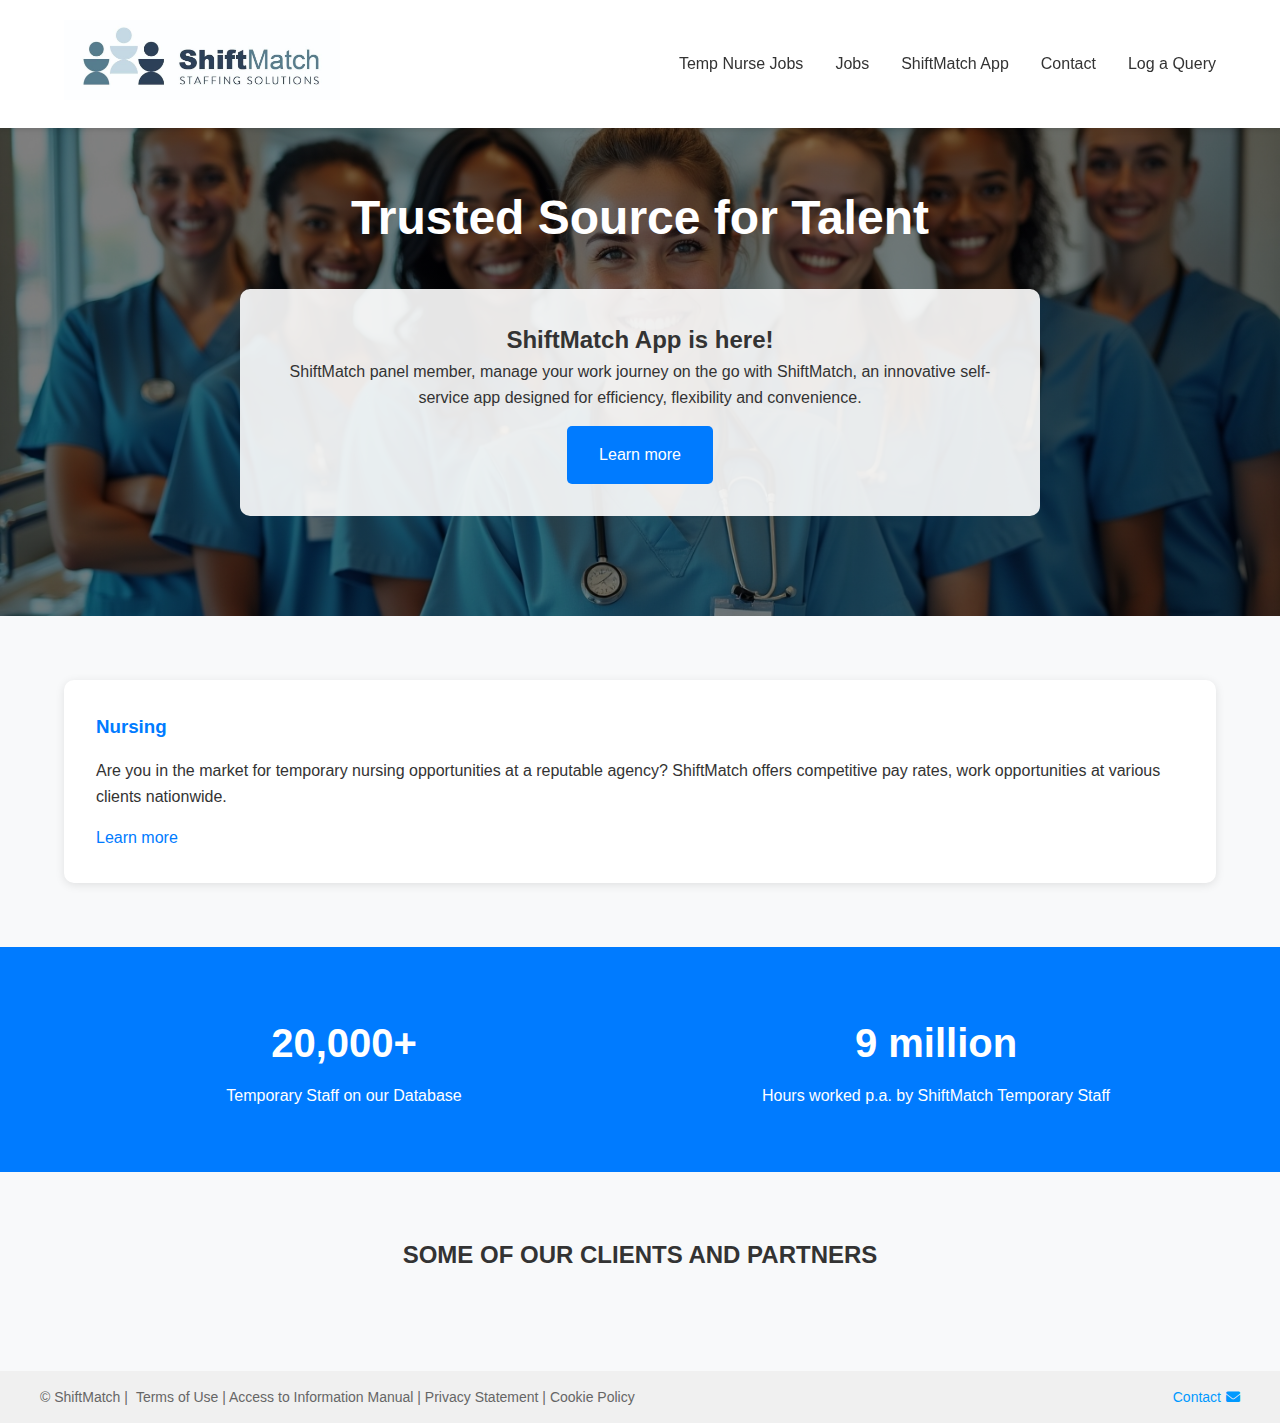
<file: index.html>
<!DOCTYPE html>
<html lang="en">
<head>
    <meta charset="UTF-8">
    <meta name="viewport" content="width=device-width, initial-scale=1.0">
    <title>ShiftMatch - Trusted Source for Talent</title>
    <link rel="stylesheet" href="styles.css">
    <script src="scripts.js"></script>
    <link rel="stylesheet" href="https://cdnjs.cloudflare.com/ajax/libs/font-awesome/6.0.0/css/all.min.css">
</head>
<body>
    <!-- Header Navigation -->
    <header>
        <nav class="top-nav">
            <div class="logo">
                <a href="index.html">
                    <img src="images/logo.jpg" alt="ShiftMatch - Trusted Source for Talent">
                </a>
            </div>
            <ul class="main-menu">
                <li><a href="temp-nurse.html">Temp Nurse Jobs</a></li>
                <li><a href="jobs.html">Jobs</a></li>
                <li><a href="shiftmatch-app.html">ShiftMatch App</a></li>
                <li><a href="contact.html">Contact</a></li>
                <li><a href="log-query.html">Log a Query</a></li>
            </ul>
        </nav>
    </header>

    <!-- Hero Section -->
    <section class="hero">
        <h1>Trusted Source for Talent</h1>
        <div class="hero-content">
            <div class="app-promo">
                <h2>ShiftMatch App is here!</h2>
                <p>ShiftMatch panel member, manage your work journey on the go with ShiftMatch, an innovative self-service app designed for efficiency, flexibility and convenience.</p>
                <a href="#" class="cta-button">Learn more</a>
            </div>
        </div>
    </section>

    <!-- Services Grid -->
    <section class="services-grid">
        <div class="service-card">
            <h3>Nursing</h3>
            <p>Are you in the market for temporary nursing opportunities at a reputable agency? ShiftMatch offers competitive pay rates, work opportunities at various clients nationwide.</p>
            <a href="#" class="learn-more">Learn more</a>
        </div>
        <!-- Add more service cards for Specialised Units, Dental Assistants, etc. -->
    </section>

    <!-- Stats Section -->
    <section class="stats">
        <div class="stat-item">
            <h3>20,000+</h3>
            <p>Temporary Staff on our Database</p>
        </div>
        <div class="stat-item">
            <h3>9 million</h3>
            <p>Hours worked p.a. by ShiftMatch Temporary Staff</p>
        </div>
        <!-- Add more stats -->
    </section>

    <!-- Clients Section -->
    <section class="clients">
        <h2>SOME OF OUR CLIENTS AND PARTNERS</h2>
        <div class="client-logos">
            <!-- Add client logos here -->
        </div>
    </section>

    <!-- Footer -->
    <footer>
        <!-- <div class="footer-content">
            <div class="footer-section">
                <h4>Company Information</h4>
                <ul>
                    <li><a href="#">Home</a></li>
                    <li><a href="#">About Us</a></li>
                    <li><a href="#">Why Choose ShiftMatch</a></li>
                </ul>
            </div>
        </div>
        <div class="footer-bottom">
            <p>&copy; ShiftMatch 2025</p>
            <div class="legal-links">
                <a href="#">Terms of Use</a>
                <a href="#">Privacy Statement</a>
                <a href="#">Cookie Policy</a>
            </div>
        </div> -->
    </footer>
</body>
</html>
</file>
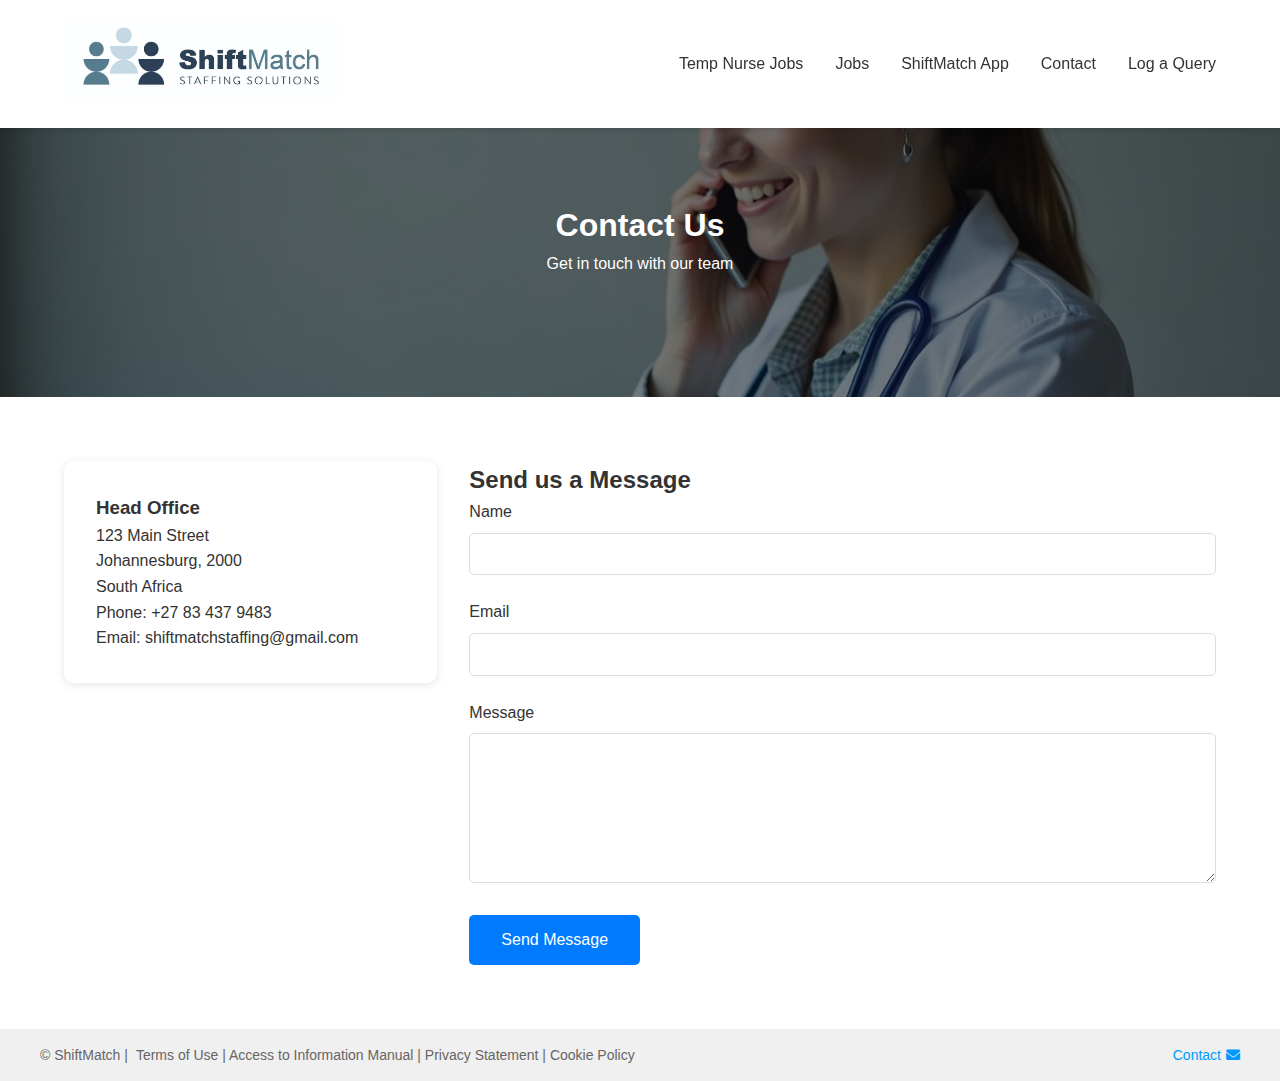
<file: contact.html>
<!DOCTYPE html>
<html lang="en">
<head>
    <meta charset="UTF-8">
    <meta name="viewport" content="width=device-width, initial-scale=1.0">
    <title>Contact Us - ShiftMatch</title>
    <link rel="stylesheet" href="styles.css">
    <script src="scripts.js"></script>
    <link rel="stylesheet" href="https://cdnjs.cloudflare.com/ajax/libs/font-awesome/6.0.0/css/all.min.css">


</head>
<body>
    <!-- Header -->
    <header>
        <nav class="top-nav">
            <div class="logo">
                <a href="index.html">
                    <img src="images/logo.jpg" alt="ShiftMatch - Trusted Source for Talent">
                </a>
            </div>
            <ul class="main-menu">
                <li><a href="temp-nurse.html">Temp Nurse Jobs</a></li>
                <li><a href="jobs.html">Jobs</a></li>
                <li><a href="shiftmatch-app.html">ShiftMatch App</a></li>
                <li><a href="contact.html">Contact</a></li>
                <li><a href="log-query.html">Log a Query</a></li>
            </ul>
        </nav>
    </header>

    <main class="contact-page">
        <section class="contact-hero">
            <h1>Contact Us</h1>
            <p>Get in touch with our team</p>
        </section>

        <section class="contact-content">
            <div class="contact-info">
                <div class="contact-card">
                    <h3>Head Office</h3>
                    <p>123 Main Street</p>
                    <p>Johannesburg, 2000</p>
                    <p>South Africa</p>
                    <p>Phone: +27 83 437 9483</p>
                    <p>Email: shiftmatchstaffing@gmail.com</p>
                </div>
            </div>

            <div class="contact-form">
                <h2>Send us a Message</h2>
                <form>
                    <div class="form-group">
                        <label for="name">Name</label>
                        <input type="text" id="name" required>
                    </div>
                    <div class="form-group">
                        <label for="email">Email</label>
                        <input type="email" id="email" required>
                    </div>
                    <div class="form-group">
                        <label for="message">Message</label>
                        <textarea id="message" required></textarea>
                    </div>
                    <button type="submit" class="submit-btn">Send Message</button>
                </form>
            </div>
        </section>
    </main>

    <!-- Footer -->
    <footer>
        <!-- ... existing footer code ... -->
    </footer>
</body>
</html>
</file>
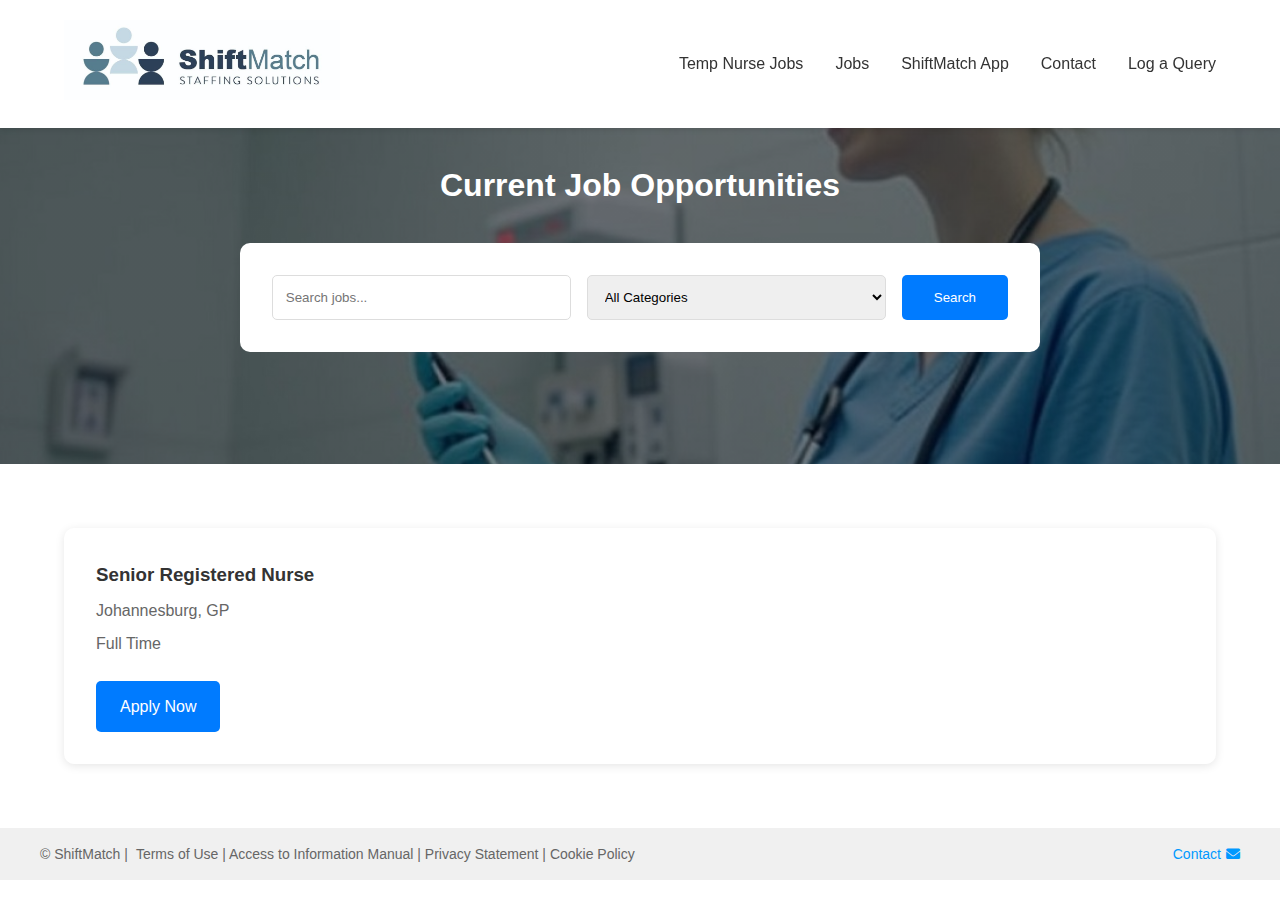
<file: jobs.html>
<!DOCTYPE html>
<html lang="en">
<head>
    <meta charset="UTF-8">
    <meta name="viewport" content="width=device-width, initial-scale=1.0">
    <title>Jobs - ShiftMatch</title>
    <link rel="stylesheet" href="styles.css">
    <script src="scripts.js"></script>
    <link rel="stylesheet" href="https://cdnjs.cloudflare.com/ajax/libs/font-awesome/6.0.0/css/all.min.css">

</head>
<body>
    <!-- Header -->
    <header>
        <nav class="top-nav">
            <div class="logo">
                <a href="index.html">
                    <img src="images/logo.jpg" alt="ShiftMatch - Trusted Source for Talent">
                </a>
            </div>
            <ul class="main-menu">
                <li><a href="temp-nurse.html">Temp Nurse Jobs</a></li>
                <li><a href="jobs.html">Jobs</a></li>
                <li><a href="shiftmatch-app.html">ShiftMatch App</a></li>
                <li><a href="contact.html">Contact</a></li>
                <li><a href="log-query.html">Log a Query</a></li>
            </ul>
        </nav>
    </header>

    <main class="jobs-page">
        <section class="jobs-hero">
            <h1>Current Job Opportunities</h1>
            <div class="job-search">
                <input type="text" placeholder="Search jobs...">
                <select>
                    <option>All Categories</option>
                    <option>Nursing</option>
                    <option>Healthcare</option>
                    <option>Administrative</option>
                </select>
                <button class="search-btn">Search</button>
            </div>
        </section>

        <section class="job-listings">
            <div class="job-filters">
                <!-- Add filters here -->
            </div>
            <div class="jobs-grid">
                <!-- Job cards will be dynamically populated -->
                <div class="job-card">
                    <h3>Senior Registered Nurse</h3>
                    <p class="location">Johannesburg, GP</p>
                    <p class="job-type">Full Time</p>
                    <a href="#" class="apply-btn">Apply Now</a>
                </div>
            </div>
        </section>
    </main>

    <!-- Footer -->
    <footer>
        <!-- ... existing footer code ... -->
    </footer>
</body>
</html>
</file>
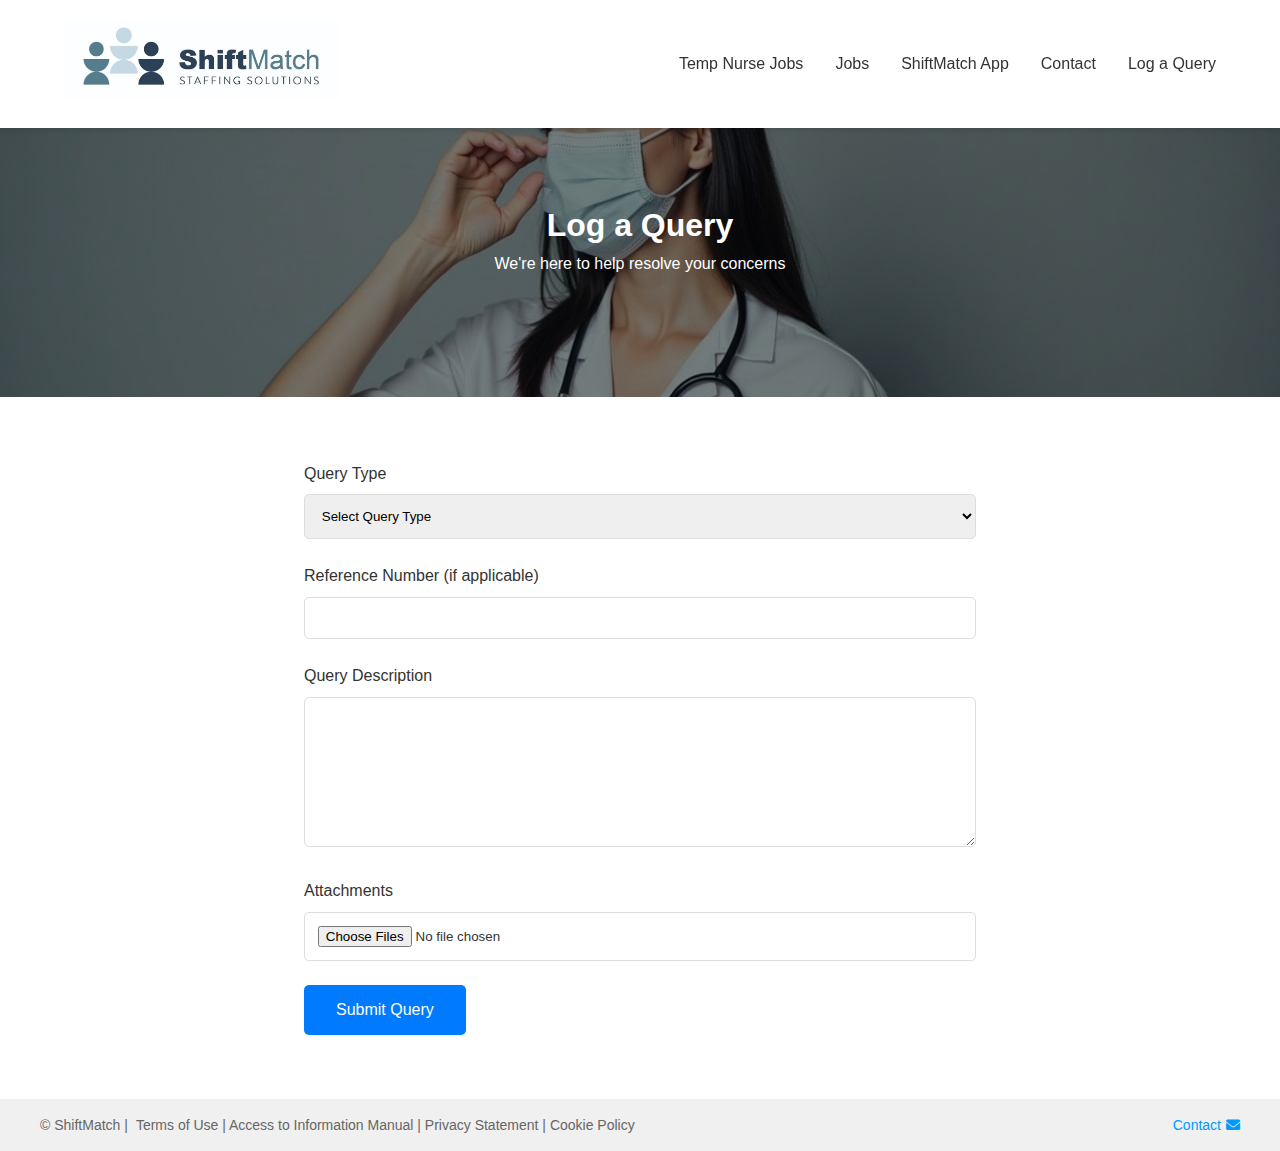
<file: log-query.html>
<!DOCTYPE html>
<html lang="en">
<head>
    <meta charset="UTF-8">
    <meta name="viewport" content="width=device-width, initial-scale=1.0">
    <title>Log a Query - ShiftMatch</title>
    <link rel="stylesheet" href="styles.css">
    <script src="scripts.js"></script>
    <link rel="stylesheet" href="https://cdnjs.cloudflare.com/ajax/libs/font-awesome/6.0.0/css/all.min.css">

</head>
<body>
    <!-- Header -->
    <header>
        <nav class="top-nav">
            <div class="logo">
                <a href="index.html">
                    <img src="images/logo.jpg" alt="ShiftMatch - Trusted Source for Talent">
                </a>
            </div>
            <ul class="main-menu">
                <li><a href="temp-nurse.html">Temp Nurse Jobs</a></li>
                <li><a href="jobs.html">Jobs</a></li>
                <li><a href="shiftmatch-app.html">ShiftMatch App</a></li>
                <li><a href="contact.html">Contact</a></li>
                <li><a href="log-query.html">Log a Query</a></li>
            </ul>
        </nav>
    </header>

    <main class="query-page">
        <section class="log-query-hero">
            <h1>Log a Query</h1>
            <p>We're here to help resolve your concerns</p>
        </section>

        <section class="query-form">
            <form>
                <div class="form-group">
                    <label for="query-type">Query Type</label>
                    <select id="query-type" required>
                        <option value="">Select Query Type</option>
                        <option value="technical">Technical Issue</option>
                        <option value="payment">Payment Query</option>
                        <option value="general">General Inquiry</option>
                    </select>
                </div>
                <div class="form-group">
                    <label for="reference">Reference Number (if applicable)</label>
                    <input type="text" id="reference">
                </div>
                <div class="form-group">
                    <label for="description">Query Description</label>
                    <textarea id="description" required></textarea>
                </div>
                <div class="form-group">
                    <label for="attachments">Attachments</label>
                    <input type="file" id="attachments" multiple>
                </div>
                <button type="submit" class="submit-btn">Submit Query</button>
            </form>
        </section>
    </main>

    <!-- Footer -->
    <footer>
        <!-- ... existing footer code ... -->
    </footer>
</body>
</html>
</file>
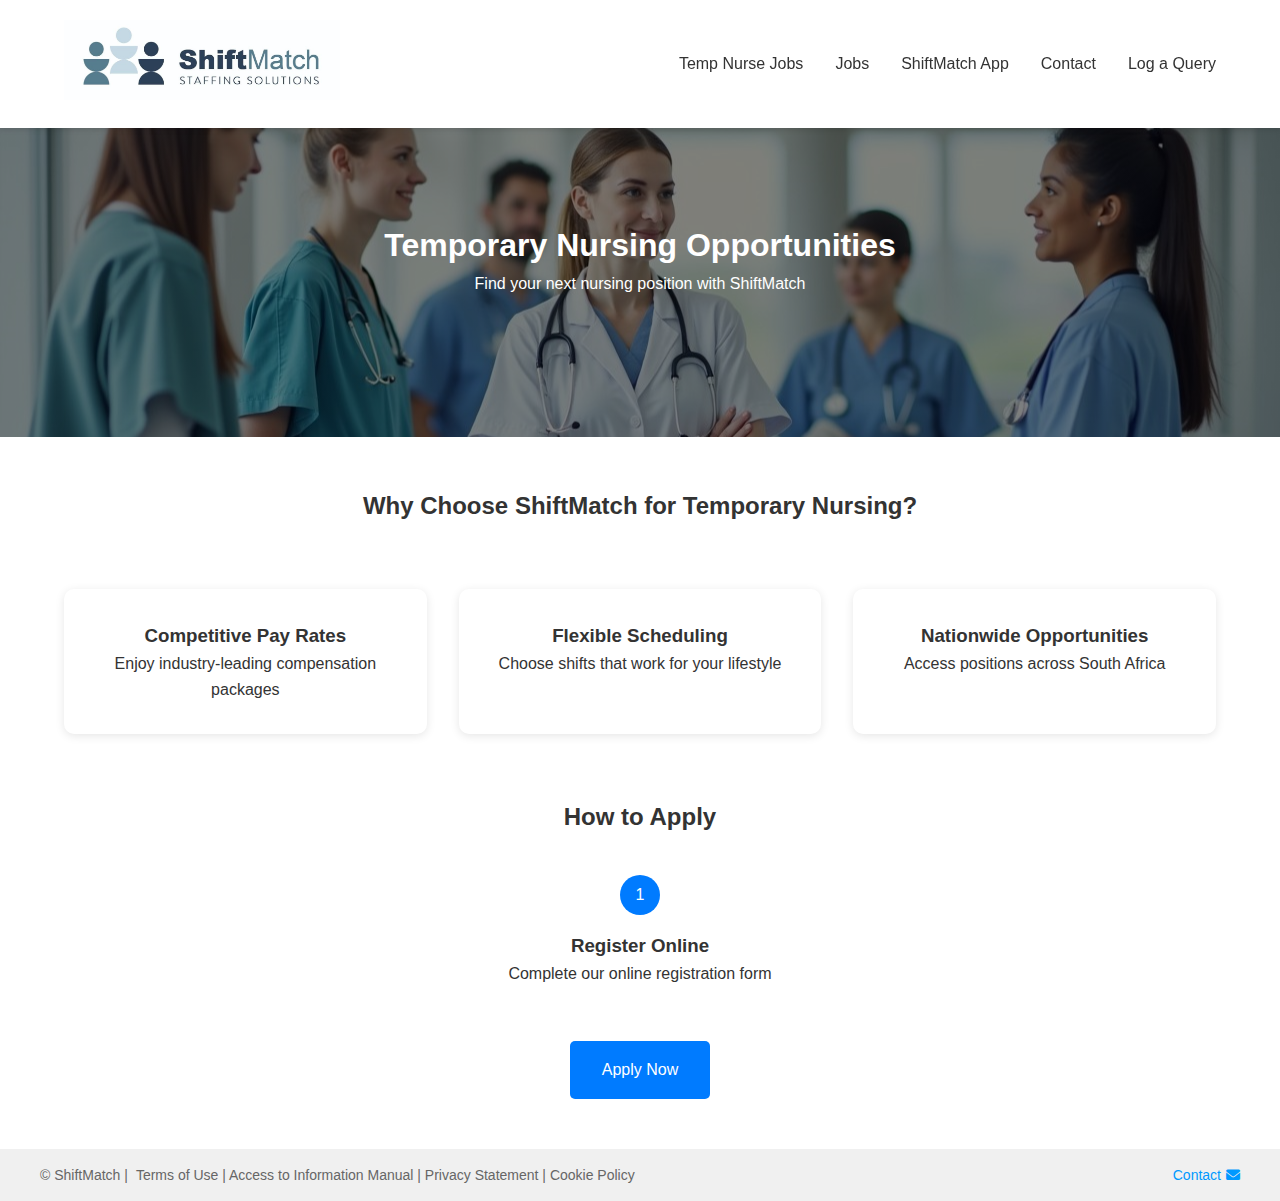
<file: temp-nurse.html>
<!DOCTYPE html>
<html lang="en">
<head>
    <meta charset="UTF-8">
    <meta name="viewport" content="width=device-width, initial-scale=1.0">
    <title>Temp Nurse Jobs - ShiftMatch</title>
    <link rel="stylesheet" href="styles.css">
    <script src="scripts.js"></script>
    <link rel="stylesheet" href="https://cdnjs.cloudflare.com/ajax/libs/font-awesome/6.0.0/css/all.min.css">

</head>
<body>
    <header>
        <nav class="top-nav">
            <div class="logo">
                <a href="index.html">
                    <img src="images/logo.jpg" alt="ShiftMatch - Trusted Source for Talent">
                </a>
            </div>
            <ul class="main-menu">
                <li><a href="temp-nurse.html">Temp Nurse Jobs</a></li>
                <li><a href="jobs.html">Jobs</a></li>
                <li><a href="shiftmatch-app.html">ShiftMatch App</a></li>
                <li><a href="contact.html">Contact</a></li>
                <li><a href="log-query.html">Log a Query</a></li>
            </ul>
        </nav>
    </header>

    <main class="temp-nurse-page">
        <section class="temp-jobs-hero">
            <h1>Temporary Nursing Opportunities</h1>
            <p>Find your next nursing position with ShiftMatch</p>
        </section>

        <section class="job-benefits">
            <h2>Why Choose ShiftMatch for Temporary Nursing?</h2>
            <div class="benefits-grid">
                <div class="benefit-card">
                    <h3>Competitive Pay Rates</h3>
                    <p>Enjoy industry-leading compensation packages</p>
                </div>
                <div class="benefit-card">
                    <h3>Flexible Scheduling</h3>
                    <p>Choose shifts that work for your lifestyle</p>
                </div>
                <div class="benefit-card">
                    <h3>Nationwide Opportunities</h3>
                    <p>Access positions across South Africa</p>
                </div>
            </div>
        </section>

        <section class="application-process">
            <h2>How to Apply</h2>
            <div class="process-steps">
                <div class="step">
                    <span class="step-number">1</span>
                    <h3>Register Online</h3>
                    <p>Complete our online registration form</p>
                </div>
                <!-- Add more steps -->
            </div>
            <a href="#" class="cta-button">Apply Now</a>
        </section>
    </main>

    <!-- Footer will be the same as index.html -->
    <footer>
        <!-- ... existing footer code ... -->
    </footer>
</body>
</html>
</file>
<file: styles.css>
/* Reset and Base Styles */
* {
    margin: 0;
    padding: 0;
    box-sizing: border-box;
}

body {
    font-family: Arial, sans-serif;
    line-height: 1.6;
    color: #333;
}

/* Header and Navigation */
header {
    position: fixed;
    width: 100%;
    top: 0;
    background: white;
    box-shadow: 0 2px 5px rgba(0,0,0,0.1);
    z-index: 1000;
}

.top-nav {
    display: flex;
    justify-content: space-between;
    align-items: center;
    padding: 20px 5%;
    max-width: 1400px;
    margin: 0 auto;
}

.logo img {
    height: 80px;
}

.main-menu {
    display: flex;
    list-style: none;
    gap: 2rem;
}

.main-menu a {
    text-decoration: none;
    color: #333;
    font-weight: 500;
    transition: color 0.3s ease;
}

.main-menu a:hover {
    color: #007bff;
}

/* Hero Section */
.hero {
    margin-top: 80px;
    background: linear-gradient(rgba(0,0,0,0.5), rgba(0,0,0,0.5)), 
                url('images/hero-bg.jpeg') center/cover;
    color: white;
    padding: 100px 5%;
    text-align: center;
}

.hero h1 {
    font-size: 3rem;
    margin-bottom: 2rem;
}

.hero-content {
    max-width: 800px;
    margin: 0 auto;
    
}

.app-promo {
    background: rgba(255,255,255,0.9);
    padding: 2rem;
    border-radius: 10px;
    color: #333;
}

.cta-button {
    display: inline-block;
    padding: 1rem 2rem;
    background: #007bff;
    color: white;
    text-decoration: none;
    border-radius: 5px;
    margin-top: 1rem;
    transition: background 0.3s ease;
}

.cta-button:hover {
    background: #0056b3;
}

/* Services Grid */
.services-grid {
    display: grid;
    grid-template-columns: repeat(auto-fit, minmax(300px, 1fr));
    gap: 2rem;
    padding: 5%;
    background: #f8f9fa;
}

.service-card {
    background: white;
    padding: 2rem;
    border-radius: 10px;
    box-shadow: 0 2px 10px rgba(0,0,0,0.1);
    transition: transform 0.3s ease;
}

.service-card:hover {
    transform: translateY(-5px);
}

.service-card h3 {
    color: #007bff;
    margin-bottom: 1rem;
}

.learn-more {
    display: inline-block;
    margin-top: 1rem;
    color: #007bff;
    text-decoration: none;
}

/* Stats Section */
.stats {
    display: grid;
    grid-template-columns: repeat(auto-fit, minmax(200px, 1fr));
    gap: 2rem;
    padding: 5%;
    background: #007bff;
    color: white;
    text-align: center;
}

.stat-item h3 {
    font-size: 2.5rem;
    margin-bottom: 0.5rem;
}

/* Clients Section */
.clients {
    padding: 5%;
    text-align: center;
    background: #f8f9fa;
}

.clients h2 {
    margin-bottom: 2rem;
}

.client-logos {
    display: grid;
    grid-template-columns: repeat(auto-fit, minmax(150px, 1fr));
    gap: 2rem;
    align-items: center;
}

/* Footer */
.site-footer {
    background-color: #f0f0f0;
    padding: 15px 0;
    /* position: fixed; */
    bottom: 0;
    width: 100%;
}

.footer-content {
    max-width: 1200px;
    margin: 0 auto;
    display: flex;
    align-items: center;
    justify-content: center;
    gap: 8px;
    font-size: 14px;
    color: #666;
}

.footer-links a {
    color: #666;
    text-decoration: none;
    transition: color 0.3s ease;
}

.footer-links a:hover {
    color: #333;
}

.contact-link {
    margin-left: auto;
}

.contact-link a {
    color: #0099ff;
    text-decoration: none;
    display: flex;
    align-items: center;
    gap: 5px;
}

.contact-link a:hover {
    text-decoration: underline;
}

/* Responsive Design */
@media (max-width: 768px) {
    .main-menu {
        display: none; /* Will be replaced with hamburger menu */
    }
    
    .hero h1 {
        font-size: 2rem;
    }
    
    .footer-bottom {
        flex-direction: column;
        text-align: center;
        gap: 1rem;
    }
    
    .legal-links {
        justify-content: center;
    }
}

/* Animations */
@keyframes fadeIn {
    from {
        opacity: 0;
        transform: translateY(20px);
    }
    to {
        opacity: 1;
        transform: translateY(0);
    }
}

.service-card, .stat-item {
    animation: fadeIn 0.5s ease forwards;
}

/* Common Page Styles */
.contact-hero {
    margin-top: 80px;
    background: linear-gradient(rgba(0,0,0,0.5), rgba(0,0,0,0.5)), 
    url('images/contact-bg.jpeg') center/cover;
    color: white;
    padding: 120px 5%;
    text-align: center;
}
.jobs-hero {
    margin-top: 80px;
    background: linear-gradient(rgba(0,0,0,0.5), rgba(0,0,0,0.5)), 
    url('images/jobs-bg.jpeg') center/cover;
    color: white;
    padding: 80px 5%;
    text-align: center;
}

.temp-jobs-hero {
    margin-top: 80px;
    background: linear-gradient(rgba(0,0,0,0.5), rgba(0,0,0,0.5)), 
    url('images/temp-jobs-bg.jfif') center/cover;
    color: white;
    padding: 140px 5%;
    text-align: center;
}

.log-query-hero {
    margin-top: 80px;
    background: linear-gradient(rgba(0,0,0,0.5), rgba(0,0,0,0.5)), 
    url('images/log-query-bg.jpeg') center/cover;
    color: white;
    padding: 120px 5%;
    text-align: center;
}

.shift-app-hero {
    margin-top: 80px;
    background: linear-gradient(rgba(0,0,0,0.5), rgba(0,0,0,0.5)), 
    url('images/contact-bg.jpeg') center/cover;
    color: white;
    padding: 70px 5%;
    text-align: center;
}


.page-hero {
    margin-top: 80px;
    background: linear-gradient(rgba(0,0,0,0.5), rgba(0,0,0,0.5)), 
    url('images/contact-bg.jpeg') center/cover;
    color: white;
    padding: 80px 5%;
    text-align: center;
}

.page-hero h1 {
    font-size: 2.5rem;
    margin-bottom: 1rem;
}

/* Temp Nurse Page Styles */
.benefits-grid {
    display: grid;
    grid-template-columns: repeat(auto-fit, minmax(250px, 1fr));
    gap: 2rem;
    padding: 5%;
}

.benefit-card {
    background: white;
    padding: 2rem;
    border-radius: 10px;
    box-shadow: 0 2px 10px rgba(0,0,0,0.1);
    text-align: center;
}

.process-steps {
    display: grid;
    grid-template-columns: repeat(auto-fit, minmax(200px, 1fr));
    gap: 2rem;
    padding: 3% 5%;
}

.step {
    text-align: center;
    position: relative;
}

.step-number {
    width: 40px;
    height: 40px;
    background: #007bff;
    color: white;
    border-radius: 50%;
    display: flex;
    align-items: center;
    justify-content: center;
    margin: 0 auto 1rem;
}

/* Jobs Page Styles */
.job-search {
    background: white;
    padding: 2rem;
    border-radius: 10px;
    margin: 2rem auto;
    max-width: 800px;
    display: flex;
    gap: 1rem;
}

.job-search input,
.job-search select {
    padding: 0.8rem;
    border: 1px solid #ddd;
    border-radius: 5px;
    flex: 1;
}

.search-btn {
    padding: 0.8rem 2rem;
    background: #007bff;
    color: white;
    border: none;
    border-radius: 5px;
    cursor: pointer;
}

.jobs-grid {
    display: grid;
    grid-template-columns: repeat(auto-fit, minmax(300px, 1fr));
    gap: 2rem;
    padding: 5%;
}

.job-card {
    background: white;
    padding: 2rem;
    border-radius: 10px;
    box-shadow: 0 2px 10px rgba(0,0,0,0.1);
}

.job-card .location,
.job-card .job-type {
    color: #666;
    margin: 0.5rem 0;
}

.apply-btn {
    display: inline-block;
    padding: 0.8rem 1.5rem;
    background: #007bff;
    color: white;
    text-decoration: none;
    border-radius: 5px;
    margin-top: 1rem;
}

/* ShiftMatch App Page Styles */
.app-hero {
    display: grid;
    grid-template-columns: 1fr 1fr;
    align-items: center;
    gap: 2rem;
}

.app-stores {
    display: flex;
    gap: 1rem;
    justify-content: center;
    margin-top: 2rem;
}

.store-button img {
    height: 60px;
}

.app-preview img {
    max-width: 100%;
    border-radius: 20px;
    box-shadow: 0 10px 30px rgba(0,0,0,0.2);
}

.features-grid {
    display: grid;
    grid-template-columns: repeat(auto-fit, minmax(250px, 1fr));
    gap: 2rem;
    padding: 5%;
}

/* Contact Page Styles */
.contact-content {
    
    display: grid;
    grid-template-columns: 1fr 2fr;
    gap: 2rem;
    padding: 5%;
}

.contact-card {
    background: linear-gradient(rgba(0,0,0,0.5), rgba(0,0,0,0.5)), 
    url('images/contact-bg.jpeg') center/cover;
    background: white;
    padding: 2rem;
    border-radius: 10px;
    box-shadow: 0 2px 10px rgba(0,0,0,0.1);
}

.form-group {
    margin-bottom: 1.5rem;
}

.form-group label {
    display: block;
    margin-bottom: 0.5rem;
    font-weight: 500;
}

.form-group input,
.form-group textarea,
.form-group select {
    width: 100%;
    padding: 0.8rem;
    border: 1px solid #ddd;
    border-radius: 5px;
}

.form-group textarea {
    height: 150px;
    resize: vertical;
}

.submit-btn {
    padding: 1rem 2rem;
    background: #007bff;
    color: white;
    border: none;
    border-radius: 5px;
    cursor: pointer;
    font-size: 1rem;
}

.submit-btn:hover {
    background: #0056b3;
}

/* Query Page Styles */
.query-form {
    max-width: 800px;
    margin: 0 auto;
    padding: 5%;
}

/* Responsive Design */
@media (max-width: 768px) {
    .app-hero {
        grid-template-columns: 1fr;
    }

    .contact-content {
        grid-template-columns: 1fr;
    }

    .job-search {
        flex-direction: column;
    }

    .app-preview {
        order: -1;
    }

    .page-hero {
        padding: 60px 5%;
    }

    .page-hero h1 {
        font-size: 2rem;
    }
}

/* Animations */
.benefit-card,
.job-card,
.feature-card {
    transition: transform 0.3s ease;
}

.benefit-card:hover,
.job-card:hover,
.feature-card:hover {
    transform: translateY(-5px);
}

.submit-btn {
    transition: background-color 0.3s ease;
} 


.job-benefits{
    align-content: center;
    text-align: center;
    padding-top: 50px ;
}

.application-process{
    align-content: center;
    text-align: center;
    padding-bottom: 50px;
}

.app-features{
    align-content: center;
    text-align: center;
    padding: 50px;
}
</file>
